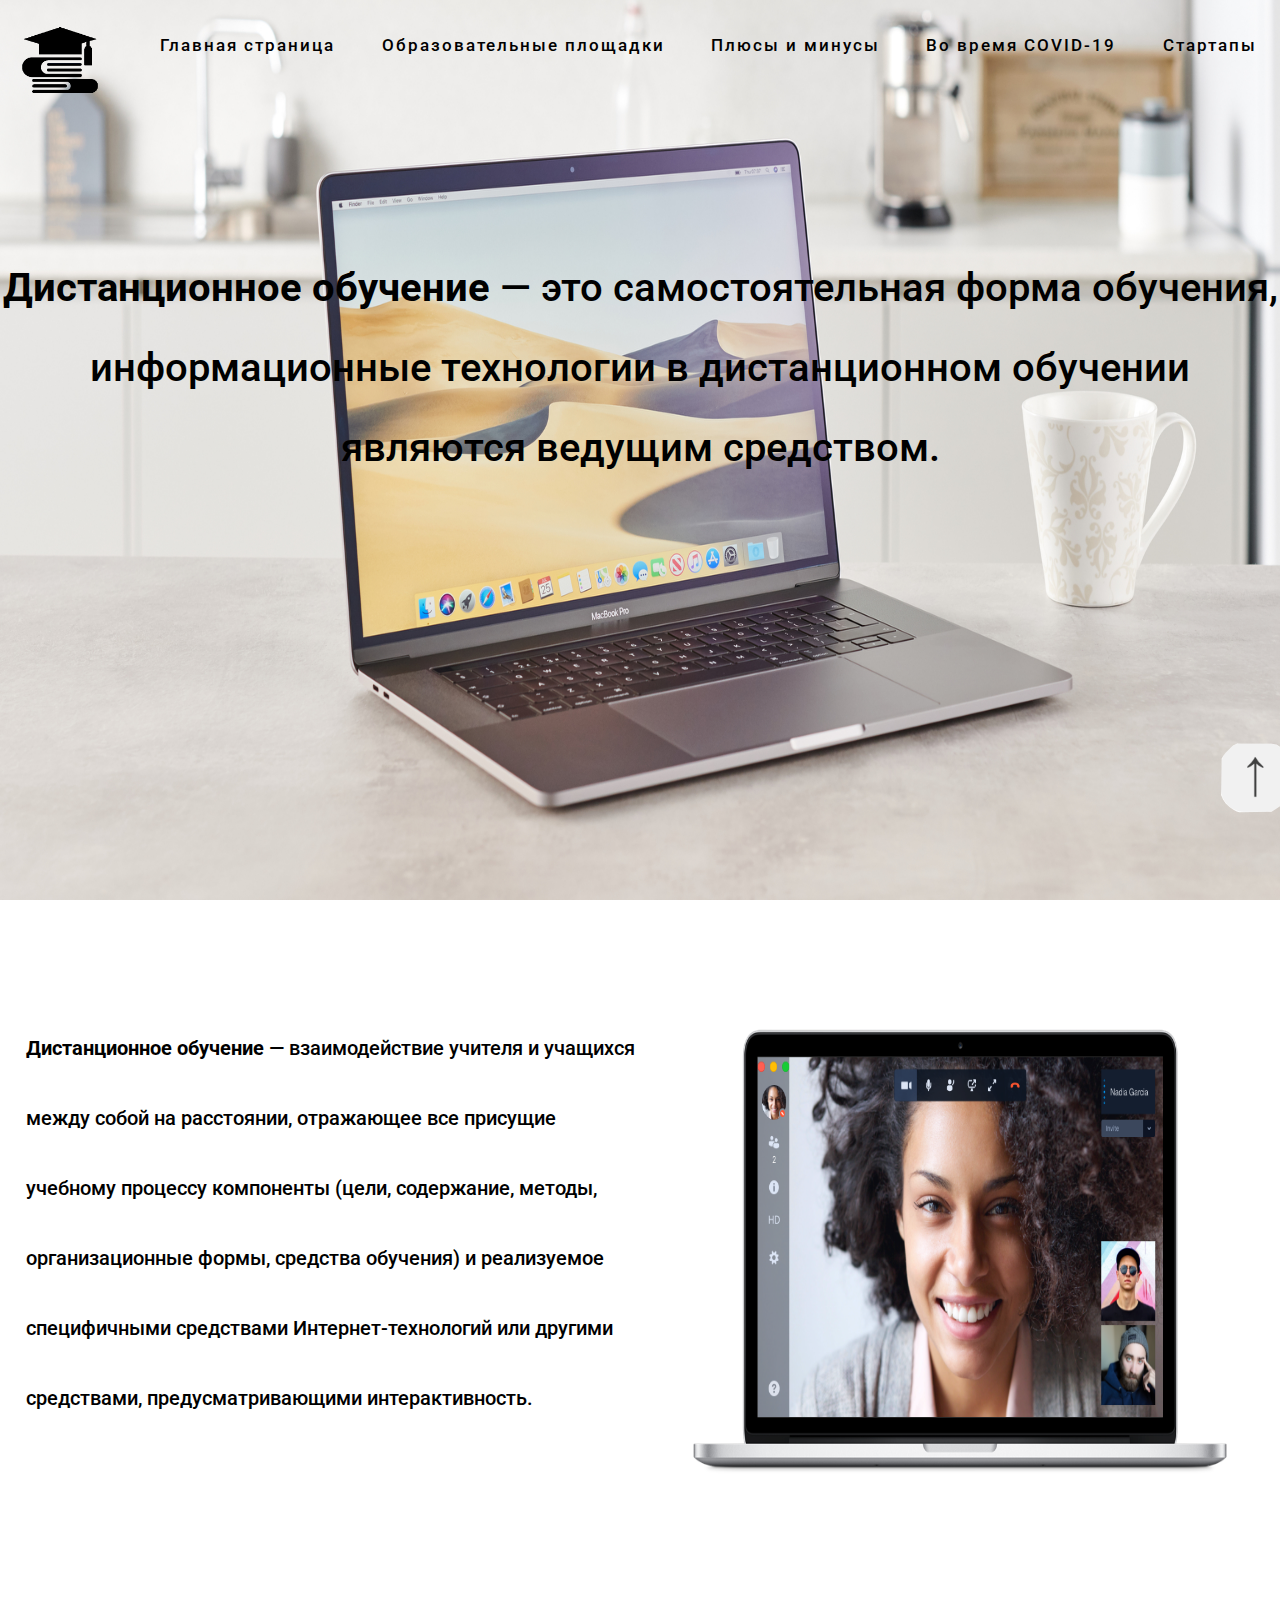
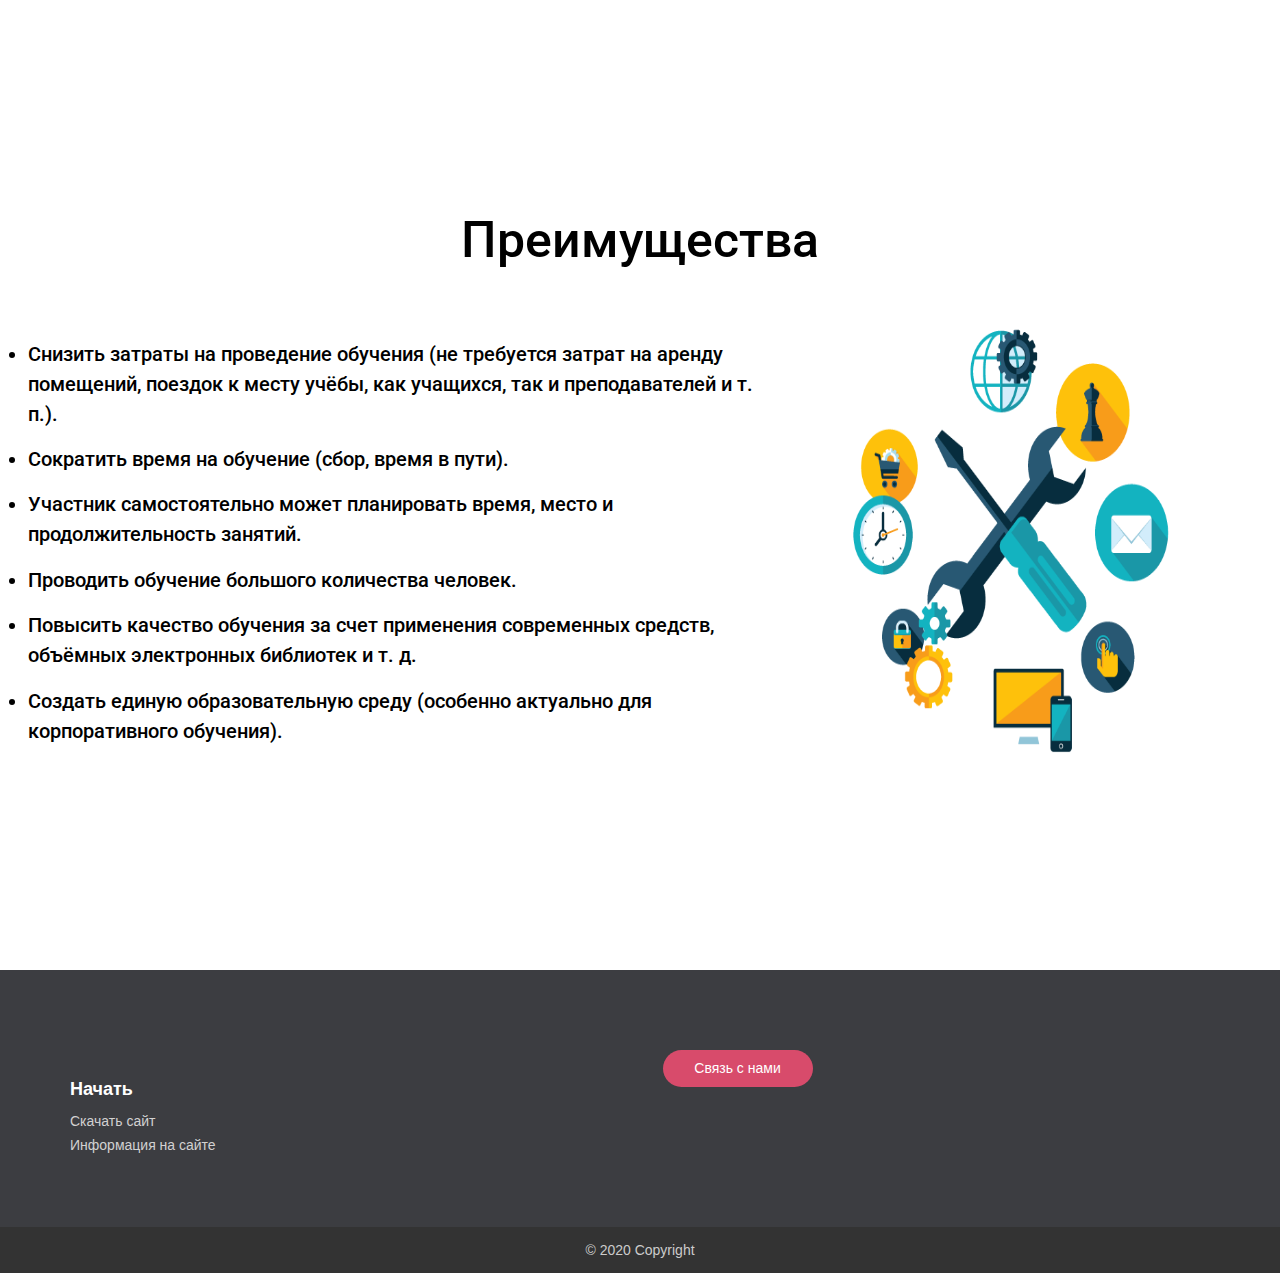
<file: index.html>
<!DOCTYPE html>
<html>
	<head >
		<title>Главная страница</title>
		<link rel="stylesheet" href="http://maxcdn.bootstrapcdn.com/bootstrap/3.3.7/css/bootstrap.min.css">
		<link rel="stylesheet" type="text/css" href="css/style.css">
		<link href="https://fonts.googleapis.com/css2?family=Roboto:ital,wght@0,100;0,300;0,400;0,500;0,700;0,900;1,100;1,300;1,400;1,500;1,700;1,900&display=swap" rel="stylesheet">
		<link rel="shortcut icon" href="img/favicon.ico" type="image/x-icon">
		<link rel="stylesheet" href="http://cdnjs.cloudflare.com/ajax/libs/font-awesome/4.6.3/css/font-awesome.min.css">
	</head>

	<body> 
		<img class="mBg" src="img/des.jpg">
		<section class="main" id="up">
			<header class="main-header">
				<a href="index.html"><img class="main-logo" src="img/logo.png"></a>
				<ul class="header-list">
					<li><a href="index.html">Главная страница</a></li>
					<li><a href="educational.html">Образовательные площадки</a></li>
					<li><a href="plusminus.html">Плюсы и минусы</a></li>
					<li><a href="covid-19.html">Во время COVID-19</a></li>
					<li><a href="startup.html">Стартапы</a></li>
				</ul>
			</header>

			<section class="blockOne">
				<div class="des">
					<p><strong>Дистанционное обучение</strong> — это самостоятельная форма обучения, информационные технологии в дистанционном обучении являются ведущим средством.</p>
				</div>
			</section>	
   
   			<div id="topNubex"><img src="img/arrow.png"/></div>
			<section class="blockTwo">
				<div class="desTwo">
					<p><strong>Дистанционное обучение</strong> — взаимодействие учителя и учащихся между собой на расстоянии, отражающее все присущие учебному процессу компоненты (цели, содержание, методы, организационные формы, средства обучения) и реализуемое специфичными средствами Интернет-технологий или другими средствами, предусматривающими интерактивность.</p>
					<img src="img/videosz.png">
				</div>
			</section>	

			<section class="blockThree">
				<div class="benefits">
					<h3>Преимущества</h3>
					<div class="benefits-cont">
						<ul>
							<li>Снизить затраты на проведение обучения (не требуется затрат на аренду помещений, поездок к месту учёбы, как учащихся, так и преподавателей и т. п.).</li>
							<li>Сократить время на обучение (сбор, время в пути).</li>
							<li>Участник самостоятельно может планировать время, место и продолжительность занятий.</li>
							<li>Проводить обучение большого количества человек.</li>
							<li>Повысить качество обучения за счет применения современных средств, объёмных электронных библиотек и т. д.</li>
							<li>Создать единую образовательную среду (особенно актуально для корпоративного обучения).</li>
						</ul>
					<img src="img/benefits.png">
					</div>
				</div>
			</section>
			
			<footer id="myFooter">
	        <div class="container">
	            <div class="row">
	                <div class="col-sm-3">
	                    <h2 class="logo"><a href="#"></a></h2>
	                </div>
	                <div class="col-sm-2">
	                    <h5>Начать</h5>
	                    <ul>
	                        <li><a href="#">Скачать сайт</a></li>
	                        <li><a href="#">Информация на сайте</a></li>
	                    </ul>
	                </div>
	                    <a href="https://vk.com/public194781328"><button type="button" class="btn btn-default">Связь с нами</button></a>
	                </div>
	            </div>
	        </div>
	        <div class="footer-copyright">
	            <p>© 2020 Copyright </p>
	        </div>
	    </footer>
    <script src="https://ajax.googleapis.com/ajax/libs/jquery/1.12.4/jquery.min.js"></script>
    <script src="http://maxcdn.bootstrapcdn.com/bootstrap/3.3.7/js/bootstrap.min.js"></script>

		</section>
		<script src="http://ajax.googleapis.com/ajax/libs/jquery/1.7.1/jquery.min.js"></script>	
		<script type="text/javascript">
  		  $(function() {
  		  $(window).scroll(function() {
		  if($(this).scrollTop() != 0) {
		  $('#topNubex').fadeIn();
		  } else {
		  $('#topNubex').fadeOut();
		  }
		  });
		  $('#topNubex').click(function() {
		  $('body,html').animate({scrollTop:0},700);
		  });
		  });
  		</script>
	</body>
</html>
</file>
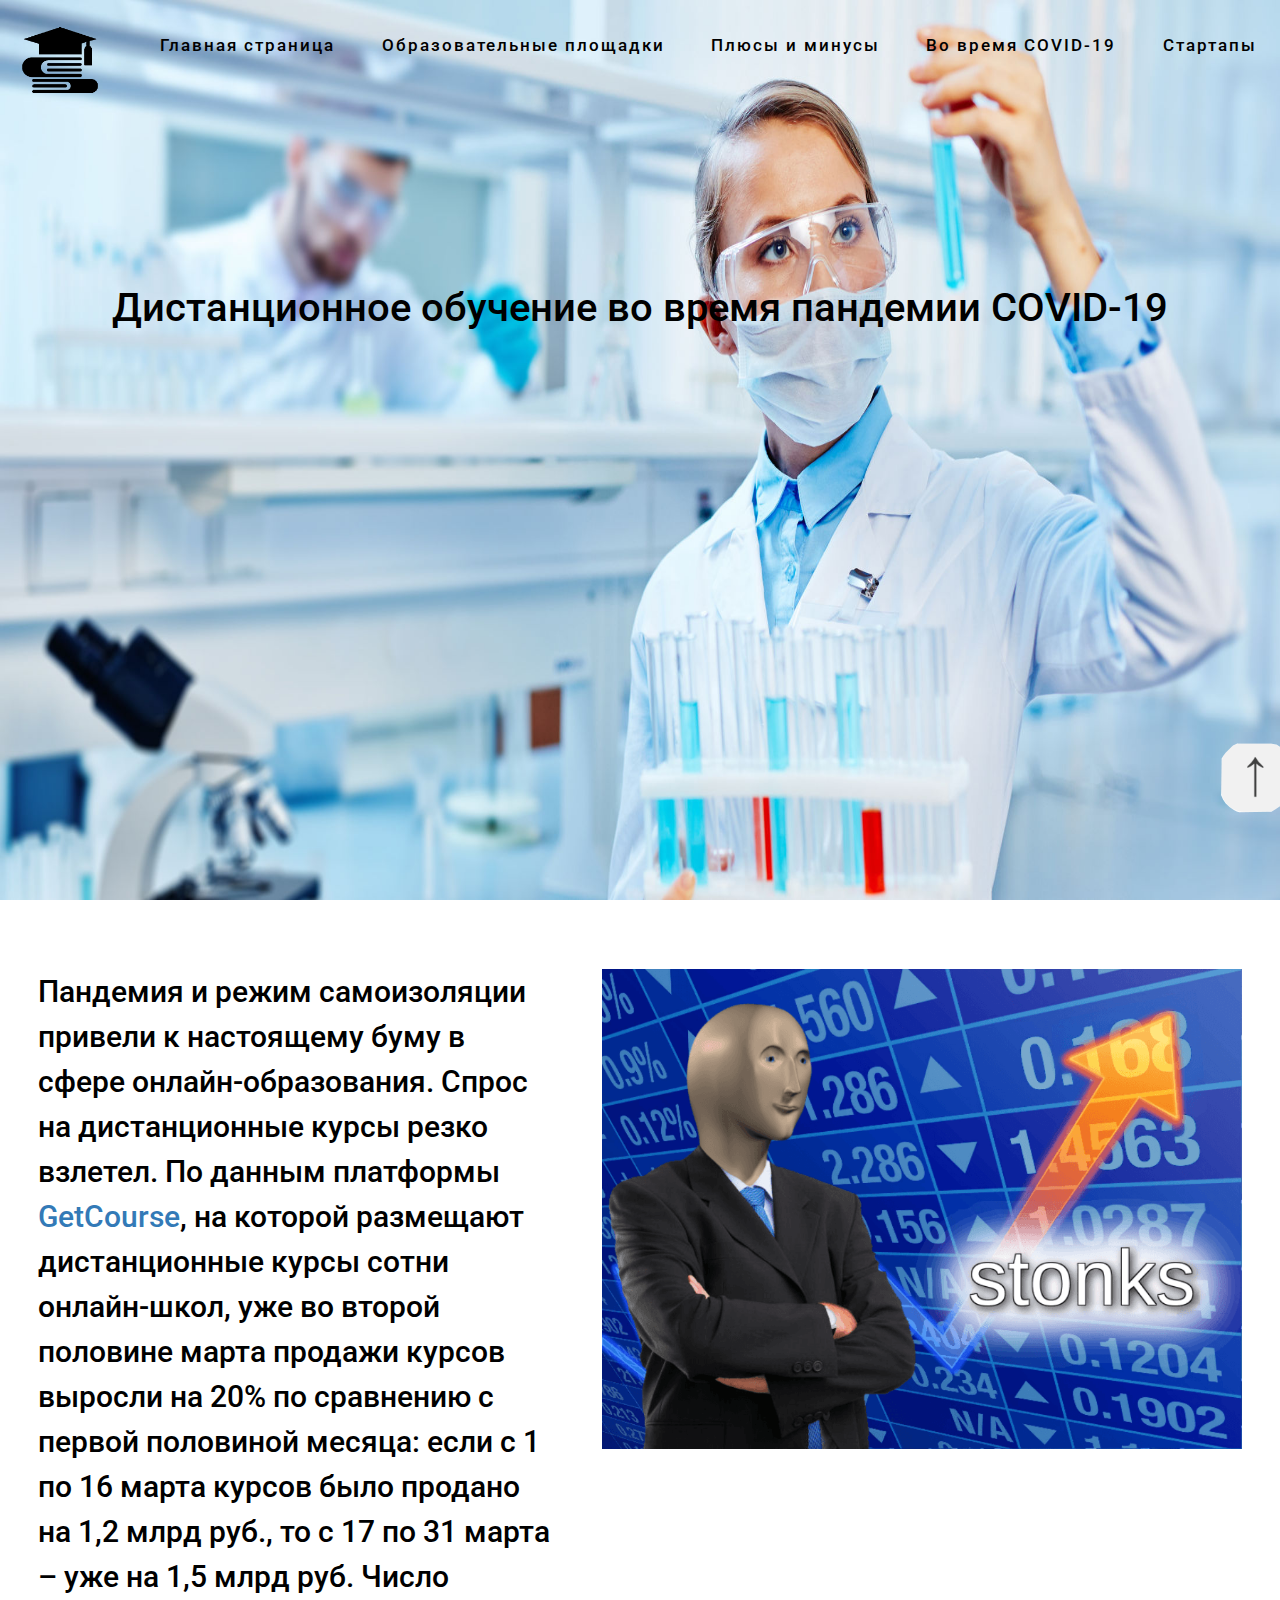
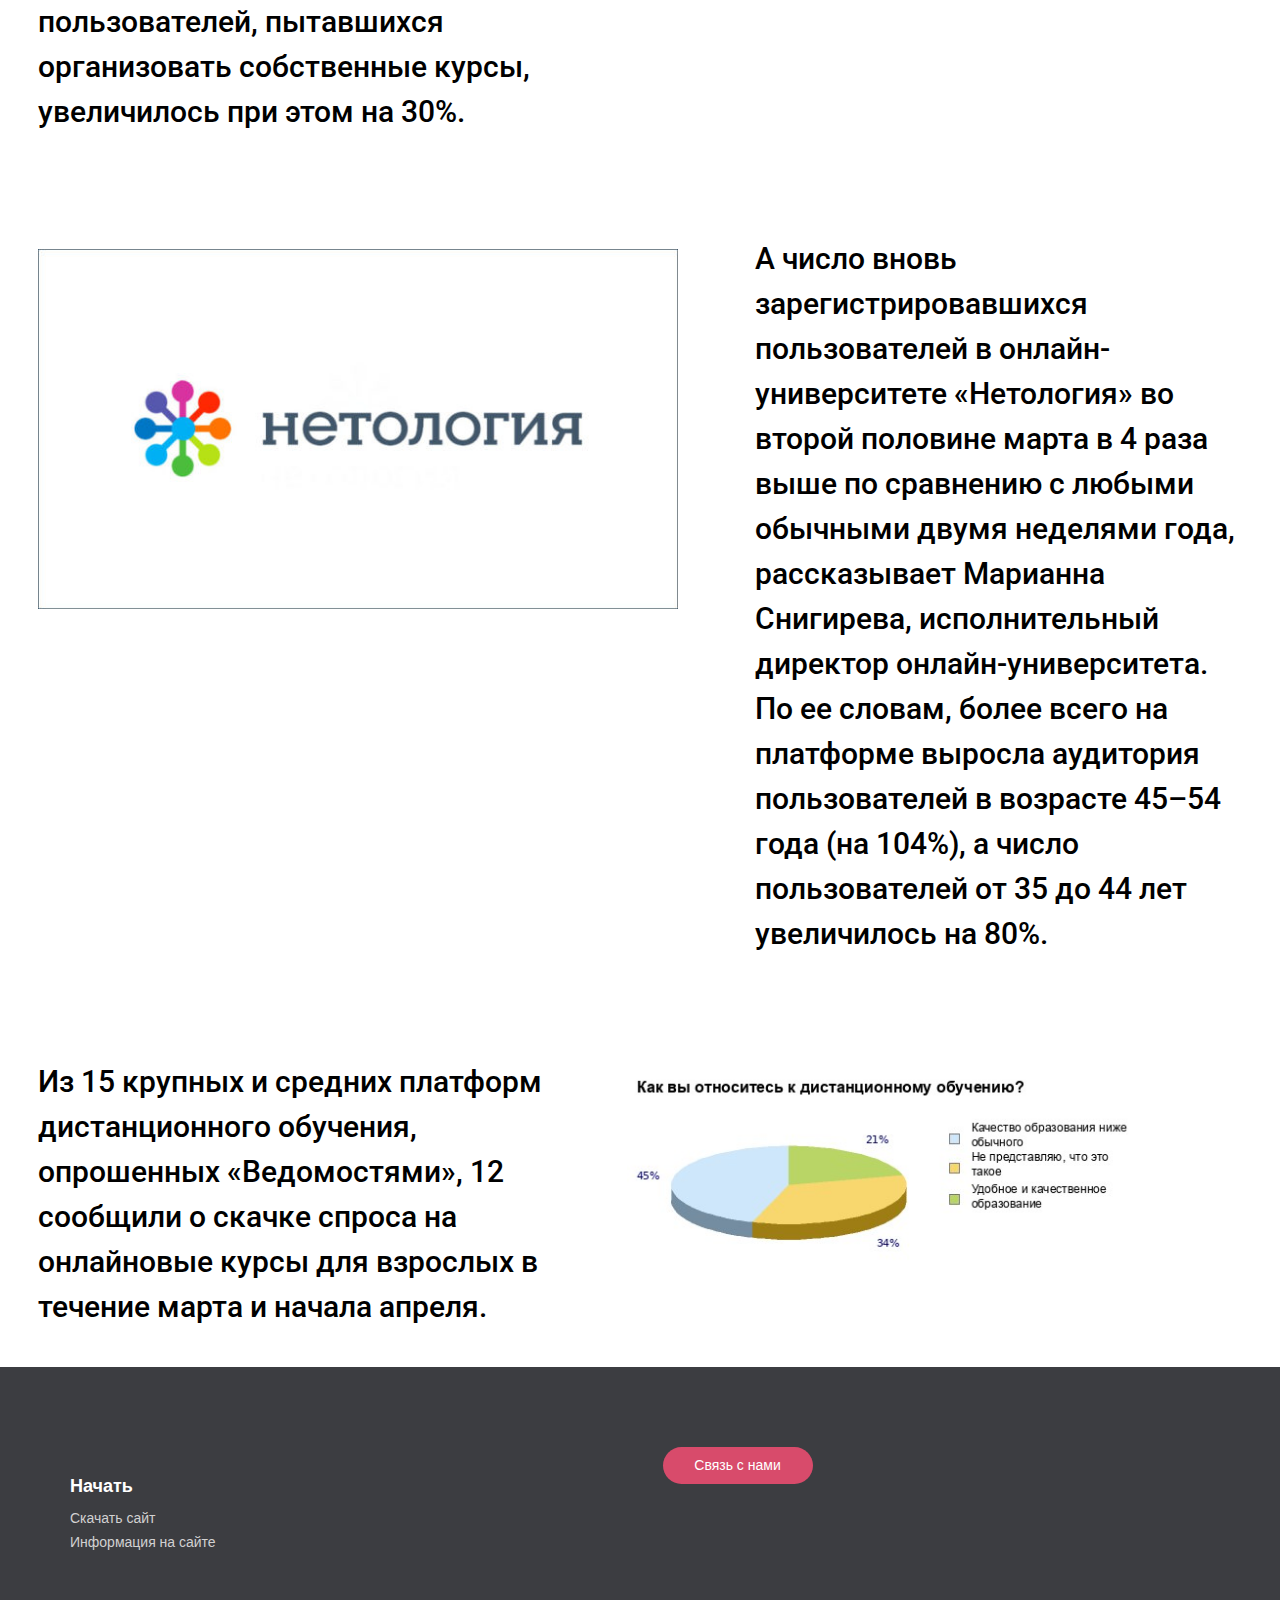
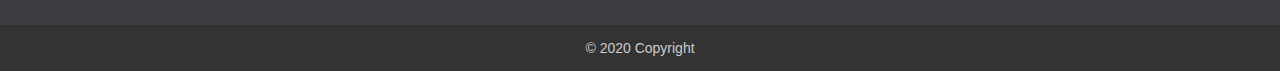
<file: covid-19.html>
<!DOCTYPE html>
<html>
	<head>
		<title>Во время COVID-19</title>
		<link rel="stylesheet" href="http://maxcdn.bootstrapcdn.com/bootstrap/3.3.7/css/bootstrap.min.css">
		<link rel="stylesheet" type="text/css" href="css/style.css">
		<link href="https://fonts.googleapis.com/css2?family=Roboto:ital,wght@0,100;0,300;0,400;0,500;0,700;0,900;1,100;1,300;1,400;1,500;1,700;1,900&display=swap" rel="stylesheet">
		<link rel="shortcut icon" href="img/favicon.ico" type="image/x-icon">
		<link rel="stylesheet" href="http://cdnjs.cloudflare.com/ajax/libs/font-awesome/4.6.3/css/font-awesome.min.css">
    	
	</head>

	<body>
		<img class="mBg" src="img/covid-19.jpg">
		<section class="main" id="up">
			<header class="main-header">
				<a href="index.html"><img class="main-logo" src="img/logo.png"></a>
				<ul class="header-list">
					<li><a href="index.html">Главная страница</a></li>
					<li><a href="educational.html">Образовательные площадки</a></li>
					<li><a href="plusminus.html">Плюсы и минусы</a></li>
					<li><a href="covid-19.html">Во время COVID-19</a></li>
					<li><a href="startup.html">Стартапы</a></li>
				</ul>
			</header>

			<section class="blockOne">
				<div class="covid-19">
					<h1>Дистанционное обучение во время пандемии COVID-19</h1>
				</div>
			</section>

			<div id="topNubex"><img src="img/arrow.png"/></div>

			<section class="blockTwo">
				<div class="covid19Cont">
					<p class="covid19Text">
						Пандемия и режим самоизоляции привели к настоящему буму в сфере онлайн-образования. Спрос на дистанционные курсы резко взлетел. По данным платформы <a href="https://getcourse.ru/">GetCourse</a>, на которой размещают дистанционные курсы сотни онлайн-школ, уже во второй половине марта продажи курсов выросли на 20% по сравнению с первой половиной месяца: если с 1 по 16 марта курсов было продано на 1,2 млрд руб., то с 17 по 31 марта – уже на 1,5 млрд руб. Число пользователей, пытавшихся организовать собственные курсы, увеличилось при этом на 30%.
						
					</p>
					<img class="stonks" src="img/stonks.png">
				</div>

				<div class="covid19Cont2">
					<img class="netology" src="img/netology.jpg">
					<p class="covid19Text">	
						А число вновь зарегистрировавшихся пользователей в онлайн-университете «Нетология» во второй половине марта в 4 раза выше по сравнению с любыми обычными двумя неделями года, рассказывает Марианна Снигирева, исполнительный директор онлайн-университета. По ее словам, более всего на платформе выросла аудитория пользователей в возрасте 45–54 года (на 104%), а число пользователей от 35 до 44 лет увеличилось на 80%.
					</p>
				</div>
				<div class="covid19Cont3">	
					<p class="covid19Text">
						Из 15 крупных и средних платформ дистанционного обучения, опрошенных «Ведомостями», 12 сообщили о скачке спроса на онлайновые курсы для взрослых в течение марта и начала апреля. 
					</p>
					<img class="grafic" src="img/grafic.jpg">
				</div>
			</section>
			<footer id="myFooter">
	        <div class="container">
	            <div class="row">
	                <div class="col-sm-3">
	                    <h2 class="logo"><a href="#"></a></h2>
	                </div>
	                <div class="col-sm-2">
	                    <h5>Начать</h5>
	                    <ul>
	                        <li><a href="#">Скачать сайт</a></li>
	                        <li><a href="#">Информация на сайте</a></li>
	                    </ul>
	                </div>
	                    <a href="https://vk.com/public194781328"><button type="button" class="btn btn-default">Связь с нами</button></a>
	                </div>
	            </div>
	        </div>
	        <div class="footer-copyright">
	            <p>© 2020 Copyright </p>
	        </div>
	    </footer>
		</section>
		<script src="http://ajax.googleapis.com/ajax/libs/jquery/1.7.1/jquery.min.js"></script>
			<script type="text/javascript">
  		  $(function() {
  		  $(window).scroll(function() {
		  if($(this).scrollTop() != 0) {
		  $('#topNubex').fadeIn();
		  } else {
		  $('#topNubex').fadeOut();
		  }
		  });
		  $('#topNubex').click(function() {
		  $('body,html').animate({scrollTop:0},700);
		  });
		  });
  		</script>	
	</body>
</html>
</file>
<file: css/style.css>
*{
	margin: 0;
	padding: 0;
}

a{
	text-decoration: none;
}

a:hover{
	text-decoration: none;
}

body{
	min-height: 600px;
	min-width: 1200px;
}

.mBg{
	position: absolute;
	z-index: -999;
	width: 100%;
	height: 100%;
	min-width: 1200px;
	min-height: 600px;
}

.main-header{
	display: flex;
	min-width: 1200px;
}

.header-list{
	width: 100%;
	list-style: none;
	display: flex;
	justify-content: flex-end;
}

.main-logo{
	width: 120px;
}

.header-list li{
	margin: 3% 2% 2% 2%;
}

.header-list li:last-child:after {content: none;}
.header-list a {
  letter-spacing: 2px;
  position: relative;
  padding-bottom: 20px;
  display: inline-block;
}

.header-list a, .header-list a:visited {color: #000;}
.header-list a.current,
.header-list a:before,
.header-list a:after {
  content: "";
  position: absolute;
  height: 2px;
  top: auto;
  right: 50%;
  bottom: -5px;
  left: 50%;
  background: #000;
  transition: 0.5s;
}

.header-list a:hover:before, .header-list .current:before {left: 0;}
.header-list a:hover:after, .header-list .current:after {right: 0;} 

.header-list a{
	font-family: "Roboto", Arial, sans-serif;
	font-size: 17px;
	font-weight: 500;
	line-height: 20px;
	color: #000;
}

.des{
	height: 85vh;
}

.des p{
	font-family: "Roboto", Arial, sans-serif;
	font-size: 40px;
	font-weight: 500;
	line-height: 80px;
	color: #000;
	text-align: center;
	padding-top: 10%;
}

.desTwo{
	height: 100vh;
	display: flex;

}

.desTwo p{
	text-align: left;
	font-family: "Roboto", Arial, sans-serif;
	font-size: 20px;
	font-weight: 500;
	line-height: 70px;
	color: #000;
	padding-top: 10%;
	width: 50%;
	padding-left: 2%;
}

.desTwo img{
	width: 50%;
	height: 70%;
	padding-top: 10%;
}

.benefits{
	height: 85vh;
}

.benefits-cont{
	display: flex;

}

.benefits h3{
	text-align: center;
	font-family: "Roboto", Arial, sans-serif;
	font-size: 50px;
	font-weight: 500;
	line-height: 70px;
	color: #000;
}

.benefits ul{
	margin: 1%;
	padding-top: 2%;
	width: 60%;
}

.benefits li{
	text-align: left;
	font-family: "Roboto", Arial, sans-serif;
	font-size: 20px;
	font-weight: 500;
	line-height: 30px;
	color: #000;
	margin: 2%;
}

.benefits img{
	width: 30%;
	padding-left: 4%;
	padding-top: 2%;
}

.edsite, .plusminus, .covid-19, .startup{
	height: 85vh;
}

.edsite h1, .plusminus h1, .covid-19 h1 , .startup h1{
	font-family: "Roboto", Arial, sans-serif;
	font-size: 40px;
	font-weight: 500;
	line-height: 80px;
	color: #000;
	text-align: center;
	padding-top: 10%;
}

.edsiteTwo h3{
	font-family: "Roboto", Arial, sans-serif;
	font-size: 30px;
	font-weight: 500;
	line-height: 50px;
	color: #000;
	text-align: center;
	padding-top: 6%;
}

.edsiteTwo p, .descSt p{
	font-family: "Roboto", Arial, sans-serif;
	font-size: 20px;
	font-weight: 500;
	line-height: 35px;
	color: #000;
	margin: 2% 10% 3% 10%;
}

.imgSite{
	width: 100%;
}


.scale{
    display: inline-block;
	width: 35%;
}

.scale img{
    transition: 1s; 
  
}

.scale img:hover{
    transform: scale(1.2); 
}

.imgCenter{
	text-align: center;
}


.plusminusWidth1, .plusminusWidth2, .plusminusWidth3, .plusminusWidth4 {
	height: 120vh;
	display: flex;
	justify-content: flex-start;

}


.pluscont{
	width: 48%;
	background-color: #C7DCA0;
	margin: 1%;
	border: black solid 5px;
	border-radius: 20px;

}

.minuscont{
	width: 48%;
	background-color: #E78A56;
	margin: 1%;
	border: black solid 5px;
	border-radius: 20px;
}

.pluscont h3, .minuscont h3{
	font-family: "Roboto", Arial, sans-serif;
	font-size: 40px;
	font-weight: 500;
	line-height: 50px;
	color: #000;
	text-align: center;
}

.pluscont p, .minuscont p{
	font-family: "Roboto", Arial, sans-serif;
	font-size: 2vw;
	font-weight: 400;
	line-height: 4.4vh;
	color: #000;
	margin: 2% 5% 3% 10%;
}

.plus, .minus{
	width: 50%;
	margin-left: 20%;
	background-color: 
}

#topNubex {
	position: fixed;
	right: 45px;
	bottom: 45px;
	width: 5%;
}

.covid19Text{
	font-family: "Roboto", Arial, sans-serif;
	font-size: 30px;
	font-weight: 500;
	line-height: 45px;
	color: #000;
	margin: 5% 3% 3% 3%;
	width: 40%;
}

.covid19Cont, .covid19Cont2, .covid19Cont3{
	display: flex;
	width: 100%;
}

.stonks{
	width: 50%;
	height: 25%;
	margin: 5% 3% 3% 1%;
}

.netology{
	width: 50%;
	height: 30%;
	margin: 6% 3% 3% 3%;
}

.grafic{
	width: 40%;
	height: 50%;
	margin: 6% 3% 3% 3%;
}

.edcrunch{
	width: 100%;
}

.startupName{
	font-family: "Roboto", Arial, sans-serif;
	font-size: 30px;
	font-weight: 500;
	line-height: 45px;
	color: #000;
	text-align: center;
	padding-top: 3%;
	margin: 3%;
}

.simplerobot, .coursemetr, .lifelru, .kreativity{
	width: 20%;
}

.binom, .beegeek, .edcrunchhack{
	width: 30%;
}

#myFooter {
    background-color: #3c3d41;
    color: white;
    padding-top: 30px;
}

#myFooter .footer-copyright {
    background-color: #333333;
    padding-top: 3px;
    padding-bottom: 3px;
    text-align: center;
}

#myFooter .row {
    margin-bottom: 60px;
}

#myFooter .navbar-brand {
    margin-top: 45px;
    height: 65px;
}

#myFooter .footer-copyright p {
    margin: 10px;
    color: #ccc;
}

#myFooter ul {
    list-style-type: none;
    padding-left: 0;
    line-height: 1.7;
}

#myFooter h5 {
    font-size: 18px;
    color: white;
    font-weight: bold;
    margin-top: 30px;
}

#myFooter h2 a{
    font-size: 50px;
    text-align: center;
    color: #fff;
}

#myFooter a {
    color: #d2d1d1;
    text-decoration: none;
}

#myFooter a:hover,
#myFooter a:focus {
    text-decoration: none;
    color: white;
}

#myFooter .btn {
    color: white;
    background-color: #d84b6b;
    border-radius: 20px;
    border: none;
    width: 150px;
    display: block;
    margin: 0 auto;
    margin-top: 50px;
    line-height: 25px;
}
</file>
